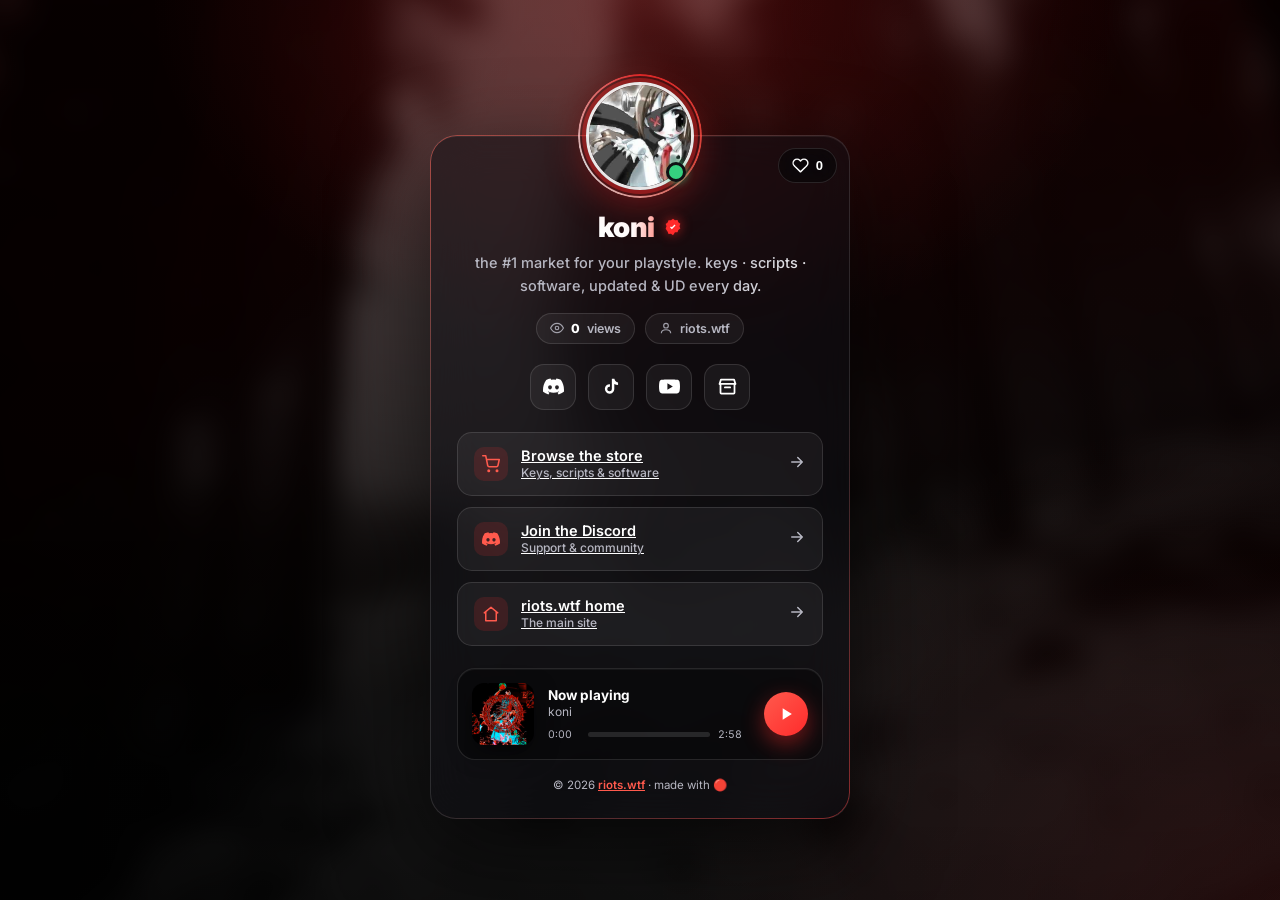
<file: koni.html>
<!DOCTYPE html>
<html lang="en">
<head>
  <meta charset="UTF-8" />
  <meta name="viewport" content="width=device-width, initial-scale=1.0" />
  <title>koni — riots.wtf</title>
  <meta name="description" content="koni · riots.wtf" />
  <link rel="icon" href="pfp.png" />
  <meta property="og:title" content="koni" />
  <meta property="og:image" content="pfp.png" />
  <meta name="theme-color" content="#ff2b2b" />
  <link rel="preconnect" href="https://fonts.googleapis.com" />
  <link rel="preconnect" href="https://fonts.gstatic.com" crossorigin />
  <link href="https://fonts.googleapis.com/css2?family=Inter:wght@400;500;600;700;800;900&display=swap" rel="stylesheet" />
  <style>
    :root {
      --red: #ff2b2b;
      --red-2: #ff5a4d;
      --text: #f4f4f6;
      --muted: #b7b7c2;
      --card: rgba(16, 16, 20, 0.55);
      --line: rgba(255, 255, 255, 0.12);
      --glow: rgba(255, 43, 43, 0.55);
      --font: 'Inter', system-ui, sans-serif;
    }
    * { margin: 0; padding: 0; box-sizing: border-box; }
    html, body { height: 100%; }
    body {
      font-family: var(--font);
      color: var(--text);
      min-height: 100vh;
      display: grid;
      place-items: center;
      padding: 28px 16px;
      overflow-x: hidden;
      -webkit-font-smoothing: antialiased;
      position: relative;
    }

    /* ---- Background: background.png, blurred + darkened ---- */
    .bg {
      position: fixed; inset: -40px; z-index: -2;
      background: #060606 url('background.png') center/cover no-repeat;
      filter: blur(14px) brightness(0.5) saturate(1.1);
      transform: scale(1.08);
    }
    .bg-tint {
      position: fixed; inset: 0; z-index: -1; pointer-events: none;
      background:
        radial-gradient(700px 500px at 50% 0%, rgba(255,43,43,0.20), transparent 70%),
        radial-gradient(900px 700px at 100% 100%, rgba(255,43,43,0.10), transparent 70%),
        linear-gradient(180deg, rgba(0,0,0,0.35), rgba(0,0,0,0.6));
    }

    /* ---- Card ---- */
    .card {
      position: relative;
      width: min(420px, 100%);
      background: var(--card);
      border: 1px solid var(--line);
      border-radius: 26px;
      padding: 74px 26px 26px;
      margin-top: 54px;
      backdrop-filter: blur(22px) saturate(1.2);
      -webkit-backdrop-filter: blur(22px) saturate(1.2);
      box-shadow: 0 30px 90px rgba(0,0,0,0.6), inset 0 1px 0 rgba(255,255,255,0.06);
      text-align: center;
      animation: card-in .7s cubic-bezier(.2,.8,.2,1) both;
    }
    @keyframes card-in { from { opacity: 0; transform: translateY(22px) scale(.97); } }
    /* animated gradient ring around the card */
    .card::before {
      content: ""; position: absolute; inset: -1px; border-radius: 27px; z-index: -1;
      padding: 1px; pointer-events: none;
      background: linear-gradient(135deg, rgba(255,90,77,.55), transparent 40%, transparent 60%, rgba(255,43,43,.45));
      -webkit-mask: linear-gradient(#000 0 0) content-box, linear-gradient(#000 0 0);
      -webkit-mask-composite: xor; mask-composite: exclude;
    }

    /* ---- Avatar (pfp.png) ---- */
    .pfp-wrap {
      position: absolute; top: -54px; left: 50%; transform: translateX(-50%);
    }
    .pfp {
      width: 108px; height: 108px; border-radius: 50%;
      object-fit: cover; display: block;
      border: 3px solid rgba(255,255,255,0.9);
      box-shadow: 0 0 0 4px rgba(255,43,43,0.35), 0 12px 40px rgba(255,43,43,0.4);
      animation: pfp-float 5s ease-in-out infinite, pfp-glow 3.5s ease-in-out infinite;
    }
    @keyframes pfp-float { 0%,100% { transform: translateY(0); } 50% { transform: translateY(-6px); } }
    @keyframes pfp-glow {
      0%,100% { box-shadow: 0 0 0 4px rgba(255,43,43,0.30), 0 10px 34px rgba(255,43,43,0.35); }
      50%     { box-shadow: 0 0 0 5px rgba(255,90,77,0.5), 0 14px 48px rgba(255,43,43,0.6); }
    }
    .pfp-ring {
      position: absolute; inset: -8px; border-radius: 50%; pointer-events: none;
      border: 2px solid transparent;
      background: conic-gradient(from 0deg, var(--red), var(--red-2), #fff, var(--red)) border-box;
      -webkit-mask: linear-gradient(#000 0 0) padding-box, linear-gradient(#000 0 0);
      -webkit-mask-composite: xor; mask-composite: exclude;
      animation: spin 6s linear infinite; opacity: .8;
    }
    @keyframes spin { to { transform: rotate(360deg); } }
    .status-dot {
      position: absolute; right: 8px; bottom: 8px;
      width: 20px; height: 20px; border-radius: 50%;
      background: #35d07f; border: 3px solid #101014;
      box-shadow: 0 0 10px rgba(53,208,127,.8);
    }

    /* ---- Name with shimmer ---- */
    .name {
      font-size: 28px; font-weight: 900; letter-spacing: -0.5px;
      display: inline-flex; align-items: center; gap: 8px; justify-content: center;
      background: linear-gradient(100deg, #fff 20%, var(--red-2) 40%, #fff 55%, var(--red) 70%, #fff 90%);
      background-size: 220% auto;
      -webkit-background-clip: text; background-clip: text;
      -webkit-text-fill-color: transparent; color: transparent;
      animation: shimmer 4s linear infinite;
    }
    @keyframes shimmer { to { background-position: 220% center; } }
    .verified { width: 20px; height: 20px; -webkit-text-fill-color: initial; }
    .verified svg { width: 20px; height: 20px; display: block; filter: drop-shadow(0 0 6px rgba(255,43,43,.6)); }

    /* ---- Bio with subtle shimmer ---- */
    .bio {
      margin-top: 8px; font-size: 14.5px; line-height: 1.55; font-weight: 500;
      background: linear-gradient(100deg, var(--muted) 30%, #fff 50%, var(--muted) 70%);
      background-size: 220% auto;
      -webkit-background-clip: text; background-clip: text;
      -webkit-text-fill-color: transparent; color: transparent;
      animation: shimmer 6s linear infinite;
    }

    /* ---- Stats ---- */
    .stats {
      display: flex; justify-content: center; gap: 10px; margin-top: 16px; flex-wrap: wrap;
    }
    .stat {
      display: inline-flex; align-items: center; gap: 7px;
      background: rgba(255,255,255,0.05); border: 1px solid var(--line);
      padding: 7px 13px; border-radius: 99px; font-size: 12.5px; font-weight: 600; color: var(--muted);
    }
    .stat b { color: #fff; font-weight: 800; }
    .stat svg { width: 14px; height: 14px; opacity: .85; }

    /* ---- Socials ---- */
    .socials { display: flex; justify-content: center; gap: 12px; margin-top: 20px; }
    .social {
      width: 46px; height: 46px; border-radius: 14px;
      display: grid; place-items: center;
      background: rgba(255,255,255,0.05); border: 1px solid var(--line);
      color: #fff; transition: transform .2s, background .2s, border-color .2s, box-shadow .2s;
    }
    .social svg { width: 21px; height: 21px; }
    .social:hover {
      transform: translateY(-4px) scale(1.06);
      background: rgba(255,43,43,0.14); border-color: rgba(255,43,43,0.5);
      box-shadow: 0 10px 26px rgba(255,43,43,0.3);
    }

    /* ---- Link buttons ---- */
    .links { display: flex; flex-direction: column; gap: 11px; margin-top: 22px; }
    .link {
      position: relative; overflow: hidden;
      display: flex; align-items: center; gap: 13px;
      padding: 14px 16px; border-radius: 15px;
      background: rgba(255,255,255,0.05); border: 1px solid var(--line);
      color: #fff; font-weight: 600; font-size: 14.5px;
      transition: transform .18s, background .2s, border-color .2s, box-shadow .2s;
    }
    .link .l-ico { width: 34px; height: 34px; border-radius: 10px; display: grid; place-items: center; background: rgba(255,43,43,0.14); color: var(--red-2); flex-shrink: 0; }
    .link .l-ico svg { width: 18px; height: 18px; }
    .link .l-text { text-align: left; line-height: 1.2; }
    .link .l-text small { display: block; color: var(--muted); font-weight: 500; font-size: 12px; margin-top: 2px; }
    .link .l-arrow { margin-left: auto; color: var(--muted); transition: transform .2s, color .2s; }
    .link:hover {
      transform: translateY(-2px);
      background: rgba(255,43,43,0.10); border-color: rgba(255,43,43,0.5);
      box-shadow: 0 10px 30px rgba(255,43,43,0.22);
    }
    .link:hover .l-arrow { transform: translateX(4px); color: #fff; }
    /* sheen sweep */
    .link::after {
      content: ""; position: absolute; top: 0; left: -120%; width: 60%; height: 100%;
      background: linear-gradient(100deg, transparent, rgba(255,255,255,0.14), transparent);
      transform: skewX(-18deg); transition: left .6s;
    }
    .link:hover::after { left: 140%; }

    /* ---- Music player ---- */
    .player {
      position: relative; margin-top: 22px;
      display: flex; align-items: center; gap: 14px;
      padding: 14px; border-radius: 18px;
      background: rgba(0,0,0,0.35); border: 1px solid var(--line);
      box-shadow: inset 0 1px 0 rgba(255,255,255,0.05);
    }
    .album {
      position: relative; width: 62px; height: 62px; border-radius: 12px; flex-shrink: 0;
      background: #0a0a0c center/cover no-repeat; overflow: hidden;
      box-shadow: 0 8px 22px rgba(0,0,0,0.5);
    }
    .album img { width: 100%; height: 100%; object-fit: cover; display: block; }
    .album.playing img { animation: spin 8s linear infinite; }
    .player-mid { flex: 1; min-width: 0; text-align: left; }
    .track-name { font-weight: 700; font-size: 13.5px; color: #fff; white-space: nowrap; overflow: hidden; text-overflow: ellipsis; }
    .track-artist { font-size: 12px; color: var(--muted); white-space: nowrap; overflow: hidden; text-overflow: ellipsis; margin-top: 1px; }
    .progress { margin-top: 9px; display: flex; align-items: center; gap: 8px; }
    .bar { flex: 1; height: 5px; border-radius: 99px; background: rgba(255,255,255,0.12); cursor: pointer; position: relative; }
    .bar-fill { position: absolute; left: 0; top: 0; height: 100%; width: 0%; border-radius: 99px; background: linear-gradient(90deg, var(--red-2), var(--red)); }
    .time { font-size: 10.5px; color: var(--muted); font-variant-numeric: tabular-nums; min-width: 32px; }
    .play-btn {
      width: 44px; height: 44px; border-radius: 50%; flex-shrink: 0; border: none; cursor: pointer;
      background: linear-gradient(135deg, var(--red-2), var(--red)); color: #fff;
      display: grid; place-items: center; box-shadow: 0 8px 22px rgba(255,43,43,0.45);
      transition: transform .15s;
    }
    .play-btn:hover { transform: scale(1.08); }
    .play-btn svg { width: 20px; height: 20px; }

    /* ---- Like widget (top-right) ---- */
    .like {
      position: absolute; top: 12px; right: 12px; z-index: 3;
      display: inline-flex; align-items: center; gap: 7px;
      padding: 8px 13px; border-radius: 99px; cursor: pointer; user-select: none;
      background: rgba(0,0,0,0.4); border: 1px solid var(--line);
      color: #fff; font-weight: 700; font-size: 13px;
      backdrop-filter: blur(10px); transition: transform .15s, border-color .2s, background .2s;
    }
    .like:hover { transform: scale(1.05); border-color: rgba(255,43,43,0.5); }
    .like svg { width: 17px; height: 17px; transition: transform .2s; }
    .like.liked { background: rgba(255,43,43,0.18); border-color: rgba(255,43,43,0.6); }
    .like.liked svg { fill: var(--red); color: var(--red); animation: pop .35s ease; }
    @keyframes pop { 0% { transform: scale(1); } 45% { transform: scale(1.45); } 100% { transform: scale(1); } }

    .card-title {
      position: absolute; top: 14px; left: 50%; transform: translateX(-50%);
      font-size: 11px; font-weight: 800; letter-spacing: .22em; text-transform: uppercase;
      color: var(--muted); white-space: nowrap;
    }
    .footer { margin-top: 18px; font-size: 11.5px; color: var(--muted); }
    .footer a { color: var(--red-2); font-weight: 600; }

    @media (max-width: 380px) {
      .card { padding: 70px 18px 20px; }
      .name { font-size: 24px; }
    }
  </style>
</head>
<body>
  <div class="bg"></div>
  <div class="bg-tint"></div>

  <!-- Like widget lives top-right, outside the card so it floats over it -->
  <main class="card">
    <button class="like" id="likeBtn" type="button" aria-label="Like">
      <svg viewBox="0 0 24 24" fill="none" stroke="currentColor" stroke-width="2" stroke-linecap="round" stroke-linejoin="round"><path d="M20.8 4.6a5.5 5.5 0 0 0-7.8 0L12 5.7l-1-1.1a5.5 5.5 0 0 0-7.8 7.8l1 1.1L12 21l7.8-7.5 1-1.1a5.5 5.5 0 0 0 0-7.8z"/></svg>
      <span id="likeCount">0</span>
    </button>

    <div class="card-title">riots.wtf</div>

    <div class="pfp-wrap">
      <div class="pfp-ring"></div>
      <img src="pfp.png" alt="koni" class="pfp" />
      <span class="status-dot" title="Online"></span>
    </div>

    <div class="name">
      koni
      <span class="verified" title="Verified">
        <svg viewBox="0 0 24 24" fill="#ff2b2b"><path d="M12 2l2.4 1.8 3-.2 1 2.8 2.4 1.8-1 2.8 1 2.8-2.4 1.8-1 2.8-3-.2L12 22l-2.4-1.8-3 .2-1-2.8L3.2 14l1-2.8-1-2.8 2.4-1.8 1-2.8 3 .2L12 2z"/><path d="M10.6 14.6l-2.2-2.2 1.1-1.1 1.1 1.1 3.3-3.3 1.1 1.1-4.4 4.4z" fill="#fff"/></svg>
      </span>
    </div>

    <p class="bio">the #1 market for your playstyle. keys · scripts · software, updated & UD every day.</p>

    <div class="stats">
      <span class="stat"><svg viewBox="0 0 24 24" fill="none" stroke="currentColor" stroke-width="2"><path d="M1 12s4-8 11-8 11 8 11 8-4 8-11 8-11-8-11-8z"/><circle cx="12" cy="12" r="3"/></svg><b id="viewCount">0</b> views</span>
      <span class="stat"><svg viewBox="0 0 24 24" fill="none" stroke="currentColor" stroke-width="2"><circle cx="12" cy="8" r="4"/><path d="M4 21c0-4 4-6 8-6s8 2 8 6"/></svg> riots.wtf</span>
    </div>

    <!-- Social icons -->
    <div class="socials">
      <a class="social" href="https://discord.gg/m7Z9Jyp6pf" aria-label="Discord" title="Discord">
        <svg viewBox="0 0 127.14 96.36" fill="currentColor"><path d="M107.7 8.07A105.15 105.15 0 0 0 81.47 0a72.06 72.06 0 0 0-3.36 6.83 97.68 97.68 0 0 0-29.11 0A72.37 72.37 0 0 0 45.64 0a105.89 105.89 0 0 0-26.25 8.09C2.79 32.65-1.71 56.6.54 80.21a105.73 105.73 0 0 0 32.17 16.15 77.7 77.7 0 0 0 6.89-11.11 68.42 68.42 0 0 1-10.85-5.18c.91-.66 1.8-1.34 2.66-2a75.57 75.57 0 0 0 64.32 0c.87.71 1.76 1.39 2.66 2a68.68 68.68 0 0 1-10.87 5.19 77 77 0 0 0 6.89 11.1 105.25 105.25 0 0 0 32.19-16.14c2.64-27.38-4.51-51.11-18.9-72.15ZM42.45 65.69C36.18 65.69 31 60 31 53s5-12.74 11.43-12.74S54 46 53.89 53s-5.05 12.69-11.44 12.69Zm42.24 0C78.41 65.69 73.25 60 73.25 53s5-12.74 11.44-12.74S96.23 46 96.12 53s-5.04 12.69-11.43 12.69Z"/></svg>
      </a>
      <a class="social" href="https://www.tiktok.com/@riots.wtf" aria-label="TikTok" title="TikTok">
        <svg viewBox="0 0 24 24" fill="currentColor"><path d="M16.5 5.6a4.9 4.9 0 0 1-1.15-2.6H12.4v11.9a2.6 2.6 0 1 1-2.15-2.56V9.4A5.4 5.4 0 1 0 15.2 15V9.05a7.6 7.6 0 0 0 4.3 1.33V7.4a4.9 4.9 0 0 1-3-1.8Z"/></svg>
      </a>
      <a class="social" href="https://www.youtube.com/@riotsoffical" aria-label="YouTube" title="YouTube">
        <svg viewBox="0 0 24 24" fill="currentColor"><path d="M23.5 6.5a3 3 0 0 0-2.1-2.1C19.5 3.9 12 3.9 12 3.9s-7.5 0-9.4.5A3 3 0 0 0 .5 6.5 31.4 31.4 0 0 0 0 12a31.4 31.4 0 0 0 .5 5.5 3 3 0 0 0 2.1 2.1c1.9.5 9.4.5 9.4.5s7.5 0 9.4-.5a3 3 0 0 0 2.1-2.1A31.4 31.4 0 0 0 24 12a31.4 31.4 0 0 0-.5-5.5ZM9.6 15.6V8.4l6.2 3.6-6.2 3.6Z"/></svg>
      </a>
      <a class="social" href="/products" aria-label="Store" title="Store / Website">
        <svg viewBox="0 0 24 24" fill="none" stroke="currentColor" stroke-width="2" stroke-linecap="round" stroke-linejoin="round"><path d="M3 9l1.5-5h15L21 9"/><path d="M4 9v10a1 1 0 0 0 1 1h14a1 1 0 0 0 1-1V9"/><path d="M3 9h18"/><path d="M9 13h6"/></svg>
      </a>
    </div>

    <!-- Link buttons -->
    <div class="links">
      <a class="link" href="/products">
        <span class="l-ico"><svg viewBox="0 0 24 24" fill="none" stroke="currentColor" stroke-width="2" stroke-linecap="round" stroke-linejoin="round"><circle cx="9" cy="21" r="1"/><circle cx="20" cy="21" r="1"/><path d="M1 1h4l2.6 13a2 2 0 0 0 2 1.6h9.7a2 2 0 0 0 2-1.6L23 6H6"/></svg></span>
        <span class="l-text">Browse the store<small>Keys, scripts &amp; software</small></span>
        <span class="l-arrow"><svg viewBox="0 0 24 24" width="18" height="18" fill="none" stroke="currentColor" stroke-width="2" stroke-linecap="round" stroke-linejoin="round"><path d="M5 12h14M13 6l6 6-6 6"/></svg></span>
      </a>
      <a class="link" href="https://discord.gg/m7Z9Jyp6pf">
        <span class="l-ico"><svg viewBox="0 0 127.14 96.36" fill="currentColor"><path d="M107.7 8.07A105.15 105.15 0 0 0 81.47 0a72.06 72.06 0 0 0-3.36 6.83 97.68 97.68 0 0 0-29.11 0A72.37 72.37 0 0 0 45.64 0a105.89 105.89 0 0 0-26.25 8.09C2.79 32.65-1.71 56.6.54 80.21a105.73 105.73 0 0 0 32.17 16.15 77.7 77.7 0 0 0 6.89-11.11 68.42 68.42 0 0 1-10.85-5.18c.91-.66 1.8-1.34 2.66-2a75.57 75.57 0 0 0 64.32 0c.87.71 1.76 1.39 2.66 2a68.68 68.68 0 0 1-10.87 5.19 77 77 0 0 0 6.89 11.1 105.25 105.25 0 0 0 32.19-16.14c2.64-27.38-4.51-51.11-18.9-72.15ZM42.45 65.69C36.18 65.69 31 60 31 53s5-12.74 11.43-12.74S54 46 53.89 53s-5.05 12.69-11.44 12.69Zm42.24 0C78.41 65.69 73.25 60 73.25 53s5-12.74 11.44-12.74S96.23 46 96.12 53s-5.04 12.69-11.43 12.69Z"/></svg></span>
        <span class="l-text">Join the Discord<small>Support &amp; community</small></span>
        <span class="l-arrow"><svg viewBox="0 0 24 24" width="18" height="18" fill="none" stroke="currentColor" stroke-width="2" stroke-linecap="round" stroke-linejoin="round"><path d="M5 12h14M13 6l6 6-6 6"/></svg></span>
      </a>
      <a class="link" href="/">
        <span class="l-ico"><svg viewBox="0 0 24 24" fill="none" stroke="currentColor" stroke-width="2" stroke-linecap="round" stroke-linejoin="round"><path d="M3 10.5L12 3l9 7.5"/><path d="M5 9.5V21h14V9.5"/></svg></span>
        <span class="l-text">riots.wtf home<small>The main site</small></span>
        <span class="l-arrow"><svg viewBox="0 0 24 24" width="18" height="18" fill="none" stroke="currentColor" stroke-width="2" stroke-linecap="round" stroke-linejoin="round"><path d="M5 12h14M13 6l6 6-6 6"/></svg></span>
      </a>
    </div>

    <!-- Music player -->
    <div class="player">
      <div class="album" id="album">
        <img src="album.png" alt="album art" />
      </div>
      <div class="player-mid">
        <div class="track-name" id="trackName">Now playing</div>
        <div class="track-artist" id="trackArtist">koni</div>
        <div class="progress">
          <span class="time" id="curTime">0:00</span>
          <div class="bar" id="bar"><div class="bar-fill" id="barFill"></div></div>
          <span class="time" id="durTime">0:00</span>
        </div>
      </div>
      <button class="play-btn" id="playBtn" type="button" aria-label="Play">
        <svg id="playIcon" viewBox="0 0 24 24" fill="currentColor"><path d="M8 5v14l11-7z"/></svg>
      </button>
    </div>

    <audio id="audio" src="audio.mp3" preload="metadata"></audio>

    <p class="footer">© 2026 <a href="/">riots.wtf</a> · made with 🔴</p>
  </main>

  <script src="config.js"></script>
  <script>
    (function () {
      var LS = window.localStorage;
      var SLUG = 'koni';
      var API = (window.RIOTS_API_BASE || '').replace(/\/$/, '');
      var TOKEN = window.RIOTS_CLIENT_TOKEN || '';

      function apiFetch(path, opts) {
        opts = opts || {};
        var headers = { 'Content-Type': 'application/json' };
        if (TOKEN) headers['x-client-token'] = TOKEN;
        return fetch(API + path, {
          method: opts.method || 'GET',
          headers: headers,
          body: opts.body ? JSON.stringify(opts.body) : undefined,
        }).then(function (r) { return r.json(); });
      }

      var viewEl = document.getElementById('viewCount');
      var likeBtn = document.getElementById('likeBtn');
      var likeCountEl = document.getElementById('likeCount');
      var liked = LS.getItem('koni_liked') === '1';

      function paint(bio) {
        if (!bio) return;
        if (typeof bio.views === 'number') animateCount(viewEl, bio.views);
        if (typeof bio.likes === 'number') likeCountEl.textContent = fmt(bio.likes);
      }

      // Register a real view once per browser session, then paint real counts.
      var alreadyViewed = LS.getItem('koni_viewed_session') === '1';
      var viewCall = (API && !alreadyViewed)
        ? apiFetch('/api/content/bio/' + SLUG + '/view', { method: 'POST' })
        : (API ? apiFetch('/api/content/bio/' + SLUG) : Promise.resolve(null));

      if (API && !alreadyViewed) LS.setItem('koni_viewed_session', '1');

      viewCall
        .then(function (res) { paint(res && res.bio); })
        .catch(function () { /* backend unreachable — leave at 0 */ });

      likeBtn.classList.toggle('liked', liked);
      likeBtn.addEventListener('click', function () {
        if (!API) return;
        liked = !liked;
        LS.setItem('koni_liked', liked ? '1' : '0');
        likeBtn.classList.toggle('liked', liked);
        apiFetch('/api/content/bio/' + SLUG + '/like', { method: 'POST', body: { liked: liked } })
          .then(function (res) { paint(res && res.bio); })
          .catch(function () {});
      });

      function animateCount(el, target) {
        var start = 0, dur = 900, t0 = performance.now();
        function step(now) {
          var p = Math.min(1, (now - t0) / dur);
          var eased = 1 - Math.pow(1 - p, 3);
          el.textContent = fmt(Math.round(target * eased));
          if (p < 1) requestAnimationFrame(step);
        }
        requestAnimationFrame(step);
      }
      function fmt(n) { return n >= 1000 ? (n / 1000).toFixed(1).replace(/\.0$/, '') + 'k' : String(n); }

      /* ---- Music player ---- */
      var audio = document.getElementById('audio');
      var playBtn = document.getElementById('playBtn');
      var playIcon = document.getElementById('playIcon');
      var album = document.getElementById('album');
      var barFill = document.getElementById('barFill');
      var bar = document.getElementById('bar');
      var curTime = document.getElementById('curTime');
      var durTime = document.getElementById('durTime');
      var ICON_PLAY = '<path d="M8 5v14l11-7z"/>';
      var ICON_PAUSE = '<path d="M6 5h4v14H6zM14 5h4v14h-4z"/>';

      playBtn.addEventListener('click', function () {
        if (audio.paused) {
          var p = audio.play();
          if (p && p.catch) p.catch(function () {/* autoplay/format blocked */});
        } else {
          audio.pause();
        }
      });
      audio.addEventListener('play', function () {
        playIcon.innerHTML = ICON_PAUSE;
        playBtn.setAttribute('aria-label', 'Pause');
        album.classList.add('playing');
      });
      audio.addEventListener('pause', function () {
        playIcon.innerHTML = ICON_PLAY;
        playBtn.setAttribute('aria-label', 'Play');
        album.classList.remove('playing');
      });
      audio.addEventListener('loadedmetadata', function () {
        durTime.textContent = time(audio.duration);
      });
      audio.addEventListener('timeupdate', function () {
        if (!audio.duration) return;
        var pct = (audio.currentTime / audio.duration) * 100;
        barFill.style.width = pct + '%';
        curTime.textContent = time(audio.currentTime);
      });
      audio.addEventListener('ended', function () {
        barFill.style.width = '0%';
        curTime.textContent = '0:00';
      });
      bar.addEventListener('click', function (e) {
        if (!audio.duration) return;
        var rect = bar.getBoundingClientRect();
        var ratio = Math.min(1, Math.max(0, (e.clientX - rect.left) / rect.width));
        audio.currentTime = ratio * audio.duration;
      });
      function time(s) {
        if (!s || isNaN(s)) return '0:00';
        var m = Math.floor(s / 60), sec = Math.floor(s % 60);
        return m + ':' + (sec < 10 ? '0' : '') + sec;
      }
    })();
  </script>
</body>
</html>
</file>
